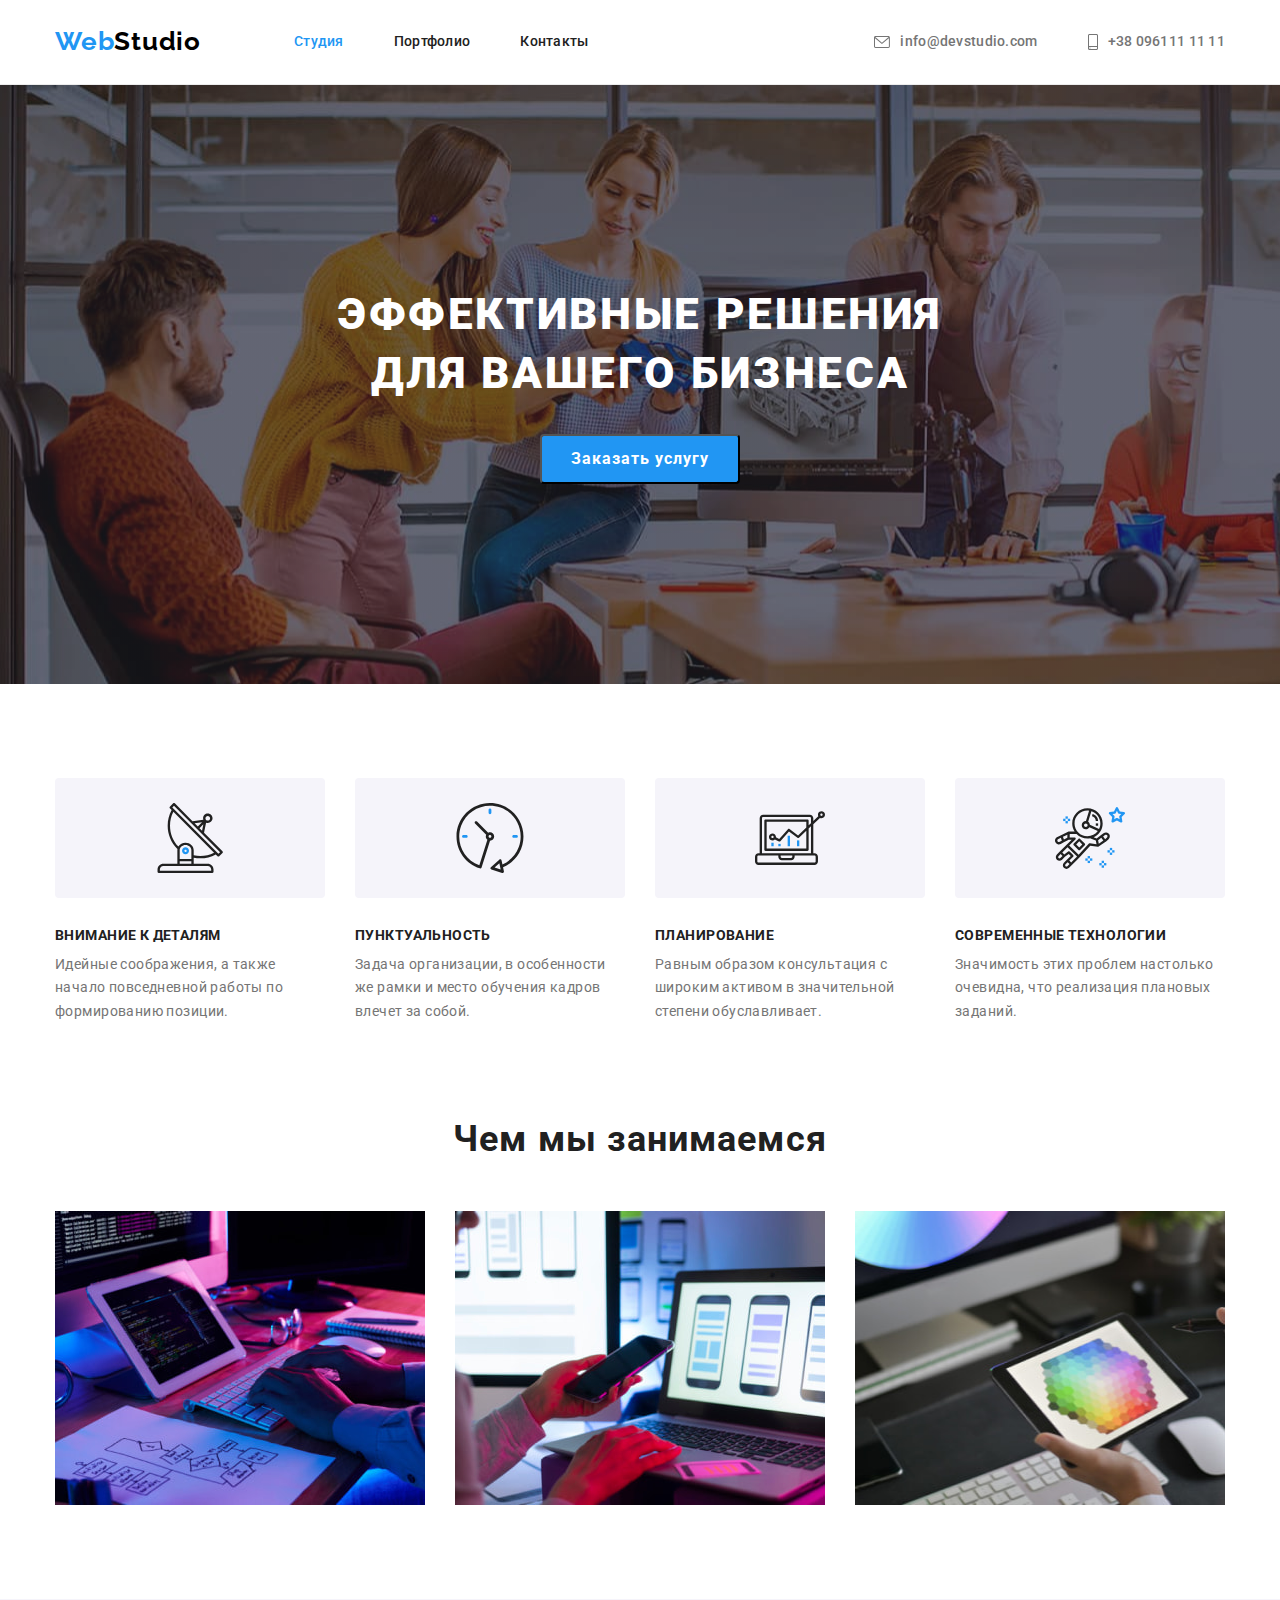
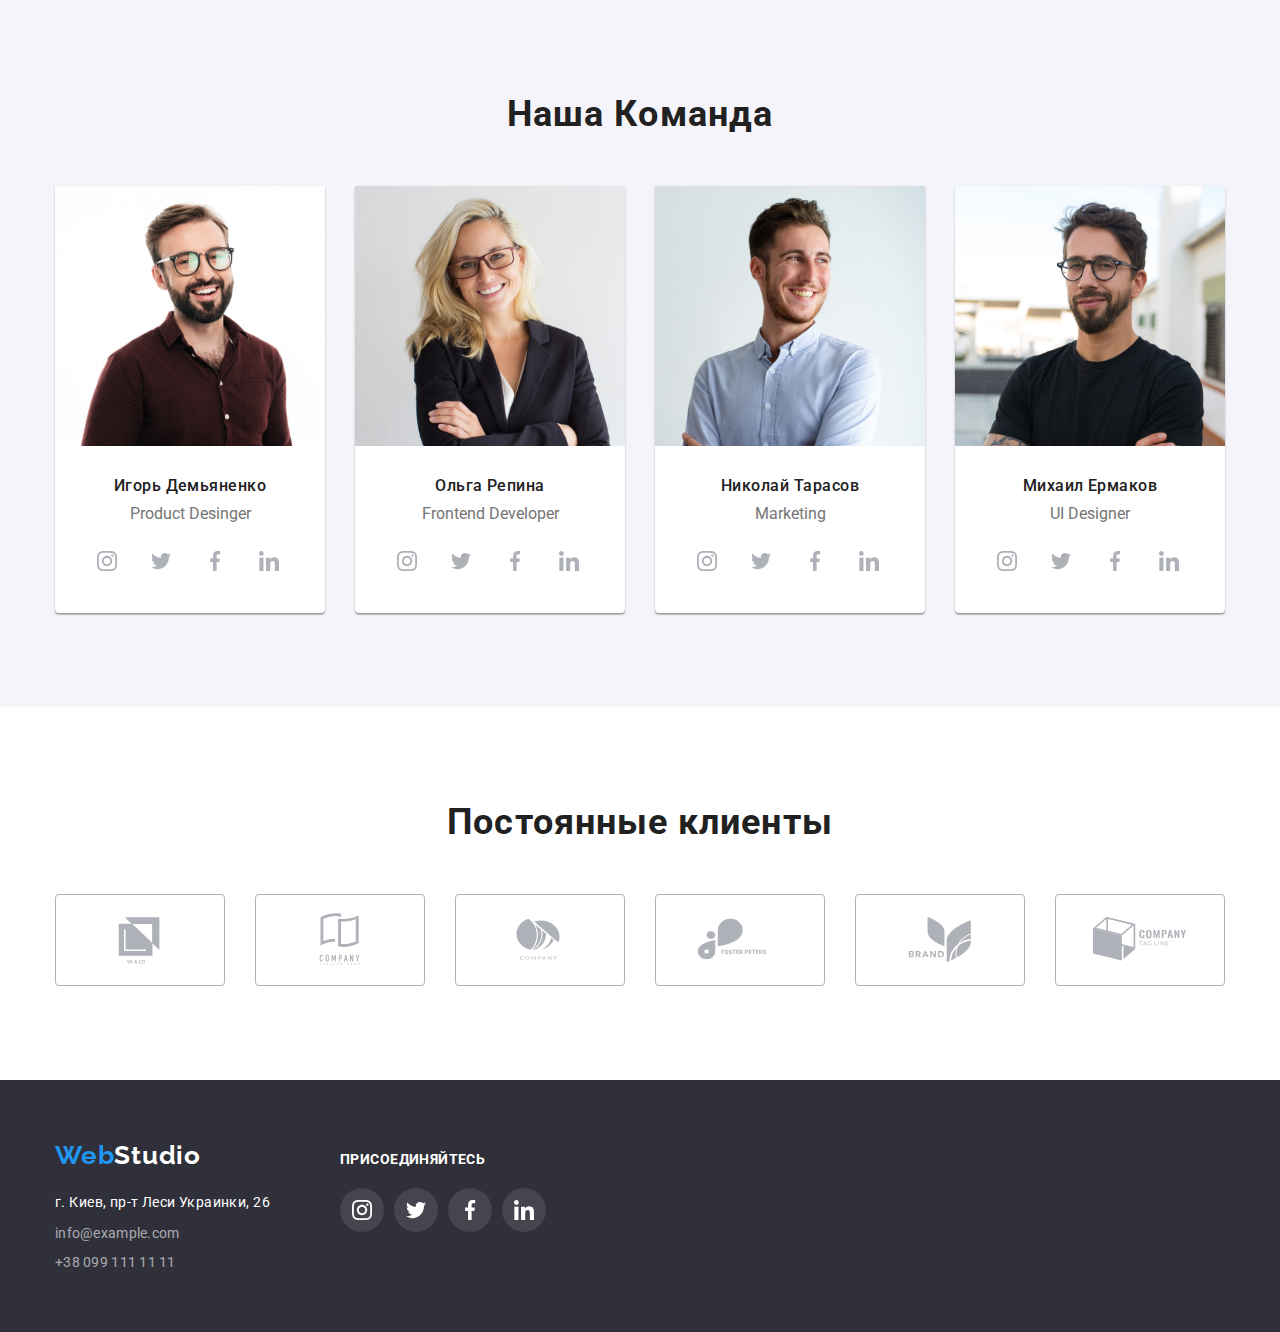
<file: index.html>
<!DOCTYPE html>
<html lang="en">
  <head>
    <meta charset="UTF-8" />
    <meta http-equiv="X-UA-Compatible" content="IE=edge" />
    <meta name="viewport" content="width=device-width, initial-scale=1.0" />
    <title>Студия</title>

    <!-- Стили шрифта -->
    <link
      rel="stylesheet"
      href="https://cdnjs.cloudflare.com/ajax/libs/modern-normalize/1.1.0/modern-normalize.min.css"
    />
    <link rel="preconnect" href="https://fonts.googleapis.com" />
    <link rel="preconnect" href="https://fonts.gstatic.com" crossorigin />
    <link
      href="https://fonts.googleapis.com/css2?family=Raleway:wght@700&family=Roboto:wght@400;500;700;900&display=swap"
      rel="stylesheet"
    />
    <link rel="stylesheet" href="./css/styles.css" />
    <!-- Стили шрифта -->
  </head>
  <body>
    <header class="header">
      <div class="header-box container">
        <a class="website" href="./index.html"
          >Web<span class="web1">Studio</span></a
        >
        <nav class="site-nav">
          <ul class="header-list">
            <li class="header-item">
              <a class="link current" href="./index.html">Студия</a>
            </li>
            <li class="header-item">
              <a class="link" href="./portfolio.html">Портфолио</a>
            </li>
            <li class="header-item">
              <a class="link" href="Контакты">Контакты</a>
            </li>
          </ul>
        </nav>
        <ul class="header-wrapper">
          <li class="header-row">
            <a class="contact-info" href="mailto:info@devstudio.com">
              <svg class="contact-icon" width="16px" height="12px">
                <use href="./images/icons.svg#icon-envelope"></use></svg
              >info@devstudio.com</a
            >
          </li>
          <li class="corection">
            <a class="contact-info" href="tel:+380961111111">
              <svg class="contact-icon" width="10px" height="16px">
                <use href="./images/icons.svg#icon-smartphone"></use>
              </svg>
              +38 096111 11 11</a
            >
          </li>
        </ul>
      </div>
    </header>
    <main>
      <section class="title main-image">
        <h1 class="caption">Эффективные решения для вашего бизнеса</h1>
        <button type="button" class="btn">Заказать услугу</button>
      </section>

      <section class="main">
        <div class="container">
          <ul class="main-text">
            <li class="main-content">
              <div class="main-background">
                <svg class="main-pictures">
                  <use href="./images/icons.svg#icon-group"></use>
                </svg>
              </div>
              <h3 class="item">Внимание к деталям</h3>
              <p class="all-txt">
                Идейные соображения, а также начало повседневной работы по
                формированию позиции.
              </p>
            </li>
            <li class="main-content">
              <a class="main-background">
                <svg class="main-pictures">
                  <use href="./images/icons.svg#icon-clock"></use>
                </svg>
              </a>
              <h3 class="item">Пунктуальность</h3>
              <p class="all-txt">
                Задача организации, в особенности же рамки и место обучения
                кадров влечет за собой.
              </p>
            </li>
            <li class="main-content">
              <a class="main-background">
                <svg class="main-pictures">
                  <use href="./images/icons.svg#icon-diagram-1"></use>
                </svg>
              </a>
              <h3 class="item">Планирование</h3>
              <p class="all-txt">
                Равным образом консультация с широким активом в значительной
                степени обуславливает.
              </p>
            </li>
            <li class="main-content">
              <a class="main-background">
                <svg class="main-pictures">
                  <use href="./images/icons.svg#icon-astronaut-1"></use>
                </svg>
              </a>
              <h3 class="item">Современные технологии</h3>
              <p class="all-txt">
                Значимость этих проблем настолько очевидна, что реализация
                плановых заданий.
              </p>
            </li>
          </ul>
        </div>
      </section>
      <section class="section1">
        <div class="container">
          <h2 class="desc">Чем мы занимаемся</h2>
          <ul class="icon">
            <li class="page-skill">
              <img
                class="images"
                src="./images/box1.jpg "
                width="370"
                height="294"
                alt="Пример1"
              />
            </li>
            <li class="page-skill">
              <img
                src="./images/box2.jpg"
                width="370"
                height="294"
                alt="пример2"
              />
            </li>
            <li class="page-skill">
              <img
                src="./images/box3.jpg"
                width="370"
                height="294"
                alt="пример3"
              />
            </li>
          </ul>
        </div>
      </section>
      <section class="section soft-info">
        <div class="container">
          <h2 class="desc">Наша Команда</h2>
          <ul class="ul-fon">
            <li class="soft-skill">
              <img
                src="./images/img1.jpg"
                width="270"
                height="260"
                alt="Портфолио1"
              />
              <div class="foto-description">
                <h3 class="name">Игорь Демьяненко</h3>
                <p class="jobs">Product Desinger</p>
                <ul class="link-soc">
                  <li class="link-size">
                    <a class="link-icons">
                      <svg class="link-social">
                        <use href="./images/icons.svg#icon-instagram"></use>
                      </svg>
                    </a>
                  </li>
                  <li class="link-size">
                    <a class="link-icons">
                      <svg class="link-social">
                        <use href="./images/icons.svg#icon-twitter"></use>
                      </svg>
                    </a>
                  </li>
                  <li class="link-size">
                    <a class="link-icons">
                      <svg class="link-social">
                        <use href="./images/icons.svg#icon-facebook"></use>
                      </svg>
                    </a>
                  </li>
                  <li class="link-size">
                    <a class="link-icons">
                      <svg class="link-social">
                        <use href="./images/icons.svg#icon-linkedin"></use>
                      </svg>
                    </a>
                  </li>
                </ul>
              </div>
            </li>
            <li class="soft-skill">
              <img
                src="./images/img.jpg"
                width="270"
                height="260"
                alt="портфолио2"
              />
              <div class="foto-description">
                <h3 class="name">Ольга Репина</h3>
                <p class="jobs">Frontend Developer</p>
                <ul class="link-soc">
                  <li class="link-size">
                    <a class="link-icons">
                      <svg class="link-social">
                        <use href="./images/icons.svg#icon-instagram"></use>
                      </svg>
                    </a>
                  </li>
                  <li class="link-size">
                    <a class="link-icons">
                      <svg class="link-social">
                        <use href="./images/icons.svg#icon-twitter"></use>
                      </svg>
                    </a>
                  </li>
                  <li class="link-size">
                    <a class="link-icons">
                      <svg class="link-social">
                        <use href="./images/icons.svg#icon-facebook"></use>
                      </svg>
                    </a>
                  </li>
                  <li class="link-size">
                    <a class="link-icons">
                      <svg class="link-social">
                        <use href="./images/icons.svg#icon-linkedin"></use>
                      </svg>
                    </a>
                  </li>
                </ul>
              </div>
            </li>
            <li class="soft-skill">
              <img
                src="./images/img2.jpg"
                width="270"
                height="260"
                alt="Портфолио3"
              />
              <div class="foto-description">
                <h3 class="name">Николай Тарасов</h3>
                <p class="jobs">Marketing</p>
                <ul class="link-soc">
                  <li class="link-size">
                    <a class="link-icons">
                      <svg class="link-social">
                        <use href="./images/icons.svg#icon-instagram"></use>
                      </svg>
                    </a>
                  </li>
                  <li class="link-size">
                    <a class="link-icons">
                      <svg class="link-social">
                        <use href="./images/icons.svg#icon-twitter"></use>
                      </svg>
                    </a>
                  </li>
                  <li class="link-size">
                    <a class="link-icons">
                      <svg class="link-social">
                        <use href="./images/icons.svg#icon-facebook"></use>
                      </svg>
                    </a>
                  </li>
                  <li class="link-size">
                    <a class="link-icons">
                      <svg class="link-social">
                        <use href="./images/icons.svg#icon-linkedin"></use>
                      </svg>
                    </a>
                  </li>
                </ul>
              </div>
            </li>
            <li class="soft-skill">
              <img
                src="./images/img3.jpg"
                width="270"
                height="260"
                alt="портфолио4"
              />
              <div class="foto-description">
                <h3 class="name">Михаил Ермакoв</h3>
                <p class="jobs">UI Designer</p>
                <ul class="link-soc">
                  <li class="link-size">
                    <a class="link-icons">
                      <svg class="link-social">
                        <use href="./images/icons.svg#icon-instagram"></use>
                      </svg>
                    </a>
                  </li>
                  <li class="link-size">
                    <a class="link-icons">
                      <svg class="link-social">
                        <use href="./images/icons.svg#icon-twitter"></use>
                      </svg>
                    </a>
                  </li>
                  <li class="link-size">
                    <a class="link-icons">
                      <svg class="link-social">
                        <use href="./images/icons.svg#icon-facebook"></use>
                      </svg>
                    </a>
                  </li>
                  <li class="link-size">
                    <a class="link-icons">
                      <svg class="link-social">
                        <use href="./images/icons.svg#icon-linkedin"></use>
                      </svg>
                    </a>
                  </li>
                </ul>
              </div>
            </li>
          </ul>
        </div>
      </section>
      <section class="cliens">
        <div class="container">
          <h2 class="desc">Постоянные клиенты</h2>
          <ul class="company">
            <li class="company-size">
              <a class="company-format">
                <svg class="compamy-setting">
                  <use href="./images/icons.svg#icon-company1"></use></svg
              ></a>
            </li>
            <li class="company-size">
              <a class="company-format"
                ><svg class="compamy-setting">
                  <use href="./images/icons.svg#icon-company2"></use>
                </svg>
              </a>
            </li>
            <li class="company-size">
              <a class="company-format"
                ><svg class="compamy-setting">
                  <use href="./images/icons.svg#icon-company3"></use></svg
              ></a>
            </li>
            <li class="company-size">
              <a class="company-format"
                ><svg class="compamy-setting">
                  <use href="./images/icons.svg#icon-company4"></use></svg
              ></a>
            </li>
            <li class="company-size">
              <a class="company-format"
                ><svg class="compamy-setting">
                  <use href="./images/icons.svg#icon-company5"></use></svg
              ></a>
            </li>
            <li class="company-size">
              <a class="company-format">
                <svg class="compamy-setting">
                  <use href="./images/icons.svg#icon-company6"></use></svg
              ></a>
            </li>
          </ul>
        </div>
      </section>
    </main>
    <footer class="background">
      <div class="footer-container">
        <div class="footer">
          <a class="website" href="./index.html"
            >Web<span class="web">Studio</span></a
          >

          <address class="adress">
            <p class="location">г. Киев, пр-т Леси Украинки, 26</p>
            <ul class="adress-item">
              <li class="adress-txt">
                <a class="contact-down-info" href="mailto:info@example.com">
                  info@example.com</a
                >
              </li>
              <li class="adress-txt">
                <a class="contact-down-info" href="tel:+380991111111">
                  +38 099 111 11 11</a
                >
              </li>
            </ul>
          </address>
        </div>
        <div class="footer-join">
          <h2 class="join">Присоединяйтесь</h2>
          <ul class="footer-links">
            <li class="footer-box">
              <a class="footer-join-link">
                <svg class="link-join-logo">
                  <use href="./images/icons.svg#icon-instagram"></use></svg
              ></a>
            </li>
            <li class="footer-box">
              <a class="footer-join-link">
                <svg class="link-join-logo">
                  <use href="./images/icons.svg#icon-twitter"></use></svg
              ></a>
            </li>
            <li class="footer-box">
              <a class="footer-join-link">
                <svg class="link-join-logo">
                  <use href="./images/icons.svg#icon-facebook"></use></svg
              ></a>
            </li>
            <li class="footer-box">
              <a class="footer-join-link">
                <svg class="link-join-logo">
                  <use href="./images/icons.svg#icon-linkedin"></use></svg
              ></a>
            </li>
          </ul>
        </div>
      </div>
    </footer>
  </body>
  <!--  -->
</html>
</file>
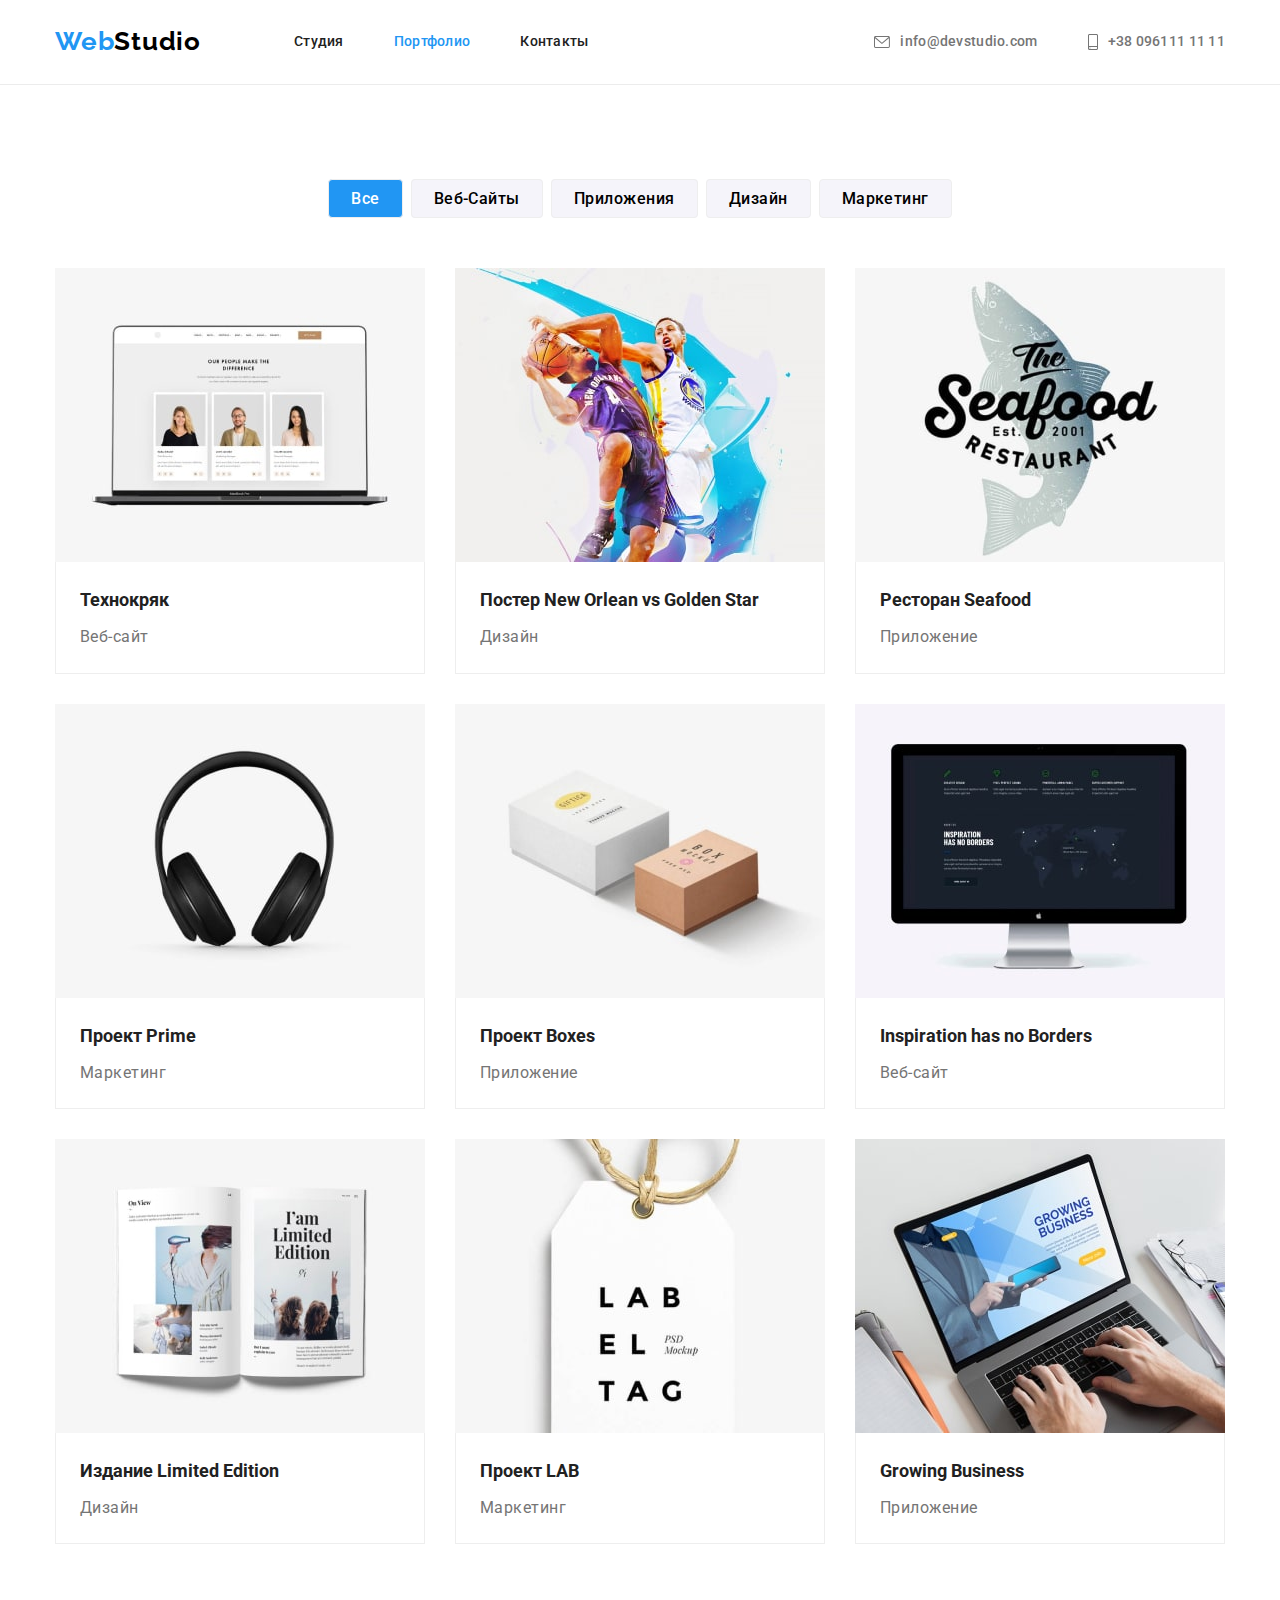
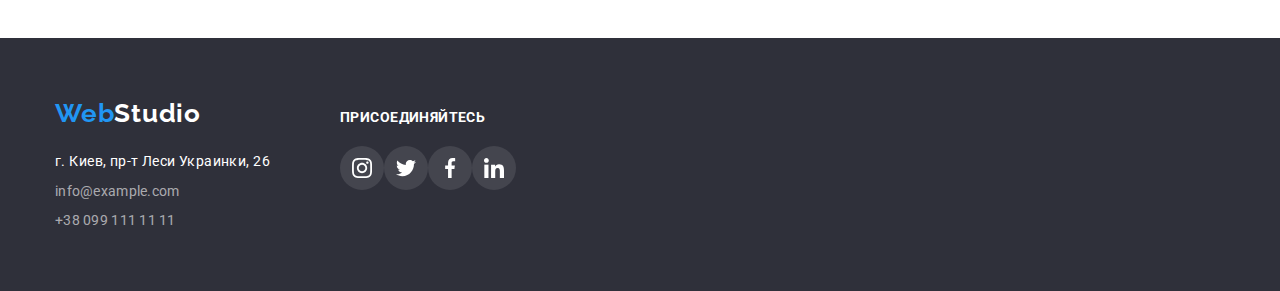
<file: portfolio.html>
<!DOCTYPE html>
<html lang="en">
  <head>
    <meta charset="UTF-8" />
    <meta http-equiv="X-UA-Compatible" content="IE=edge" />
    <meta name="viewport" content="width=device-width, initial-scale=1.0" />
    <title>Портфолио</title>

    <!-- Стиль Шрифта -->
    <link
      rel="stylesheet"
      href="https://cdnjs.cloudflare.com/ajax/libs/modern-normalize/1.1.0/modern-normalize.min.css"
    />
    <link rel="preconnect" href="https://fonts.googleapis.com" />
    <link rel="preconnect" href="https://fonts.gstatic.com" crossorigin />
    <link
      href="https://fonts.googleapis.com/css2?family=Raleway:wght@700&family=Roboto:wght@400;500;700;900&display=swap"
      rel="stylesheet"
    />
    <link rel="stylesheet" href="./css/styles.css" />
    <!-- Стиль шрифта -->
  </head>
  <body>
    <header class="header">
      <div class="header-box container">
        <a class="website" href="./index.html"
          >Web<span class="web1">Studio</span></a
        >
        <nav class="site-nav">
          <ul class="header-list">
            <li class="header-item">
              <a class="link" href="./index.html">Студия</a>
            </li>
            <li class="header-item">
              <a class="link current" href="./portfolio.html">Портфолио</a>
            </li>
            <li class="header-item">
              <a class="link" href="Контакты">Контакты</a>
            </li>
          </ul>
        </nav>
        <ul class="header-wrapper">
          <li class="header-row">
            <a class="contact-info" href="mailto:info@devstudio.com">
              <svg class="contact-icon" width="16px" height="12px">
                <use href="./images/icons.svg#icon-envelope"></use></svg
              >info@devstudio.com</a
            >
          </li>
          <li class="corection">
            <a class="contact-info" href="tel:+380961111111">
              <svg class="contact-icon" width="10px" height="16px">
                <use href="./images/icons.svg#icon-smartphone"></use>
              </svg>
              +38 096111 11 11</a
            >
          </li>
        </ul>
      </div>
    </header>
    <main class="main-foto">
      <section class="main-container">
        <div class="container">
          <ul class="portfolio-button">
            <li class="prtf-marg">
              <button type="button" class="services-txt current">Все</button>
            </li>

            <li class="prtf-marg">
              <button type="button" class="services-txt">Веб-Сайты</button>
            </li>
            <li class="prtf-marg">
              <button type="button" class="services-txt">Приложения</button>
            </li>
            <li class="prtf-marg">
              <button type="button" class="services-txt">Дизайн</button>
            </li>
            <li>
              <button type="button" class="services-txt">Маркетинг</button>
            </li>
          </ul>

          <ul class="txt-info">
            <li class="porfolion-item">
              <a class="portfolion-cart" href=""
                ><img
                  src="./imagesporfolio/img.jpg"
                  width="370"
                  height="294"
                  alt="технокряк"
                />
                <div class="item-description">
                  <h2 class="info info-txt">Технокряк</h2>
                  <p class="txt-sentence info-txt">Веб-сайт</p>
                </div></a
              >
            </li>

            <li class="porfolion-item">
              <a class="portfolion-cart" href=""
                ><img
                  src="./imagesporfolio/basket.jpg"
                  width="370"
                  height="294"
                  alt="Постер"
                />
                <div class="item-description">
                  <h2 class="info info-txt">
                    Постер New Orlean vs Golden Star
                  </h2>
                  <p class="txt-sentence info-txt">Дизайн</p>
                </div></a
              >
            </li>

            <li class="porfolion-item">
              <a class="portfolion-cart" href=""
                ><img
                  src="./imagesporfolio/seafood.jpg"
                  width="370"
                  height="294"
                  alt="Ресторан Seafood"
                />
                <div class="item-description">
                  <h2 class="info info-txt">Ресторан Seafood</h2>
                  <p class="txt-sentence info-txt">Приложение</p>
                </div></a
              >
            </li>

            <li class="porfolion-item">
              <a class="portfolion-cart" href=""
                ><img
                  src="./imagesporfolio/headphones.jpg"
                  alt="Проект Prime"
                  width="370"
                  height="294"
                />
                <div class="item-description">
                  <h2 class="info info-txt">Проект Prime</h2>
                  <p class="txt-sentence info-txt">Маркетинг</p>
                </div></a
              >
            </li>

            <li class="porfolion-item">
              <a class="portfolion-cart" href=""
                ><img
                  src="./imagesporfolio/img4.jpg"
                  width="370"
                  height="294"
                  alt="Проект Boxes"
                />
                <div class="item-description">
                  <h2 class="info info-txt">Проект Boxes</h2>
                  <p class="txt-sentence info-txt">Приложение</p>
                </div></a
              >
            </li>

            <li class="porfolion-item">
              <a class="portfolion-cart" href="">
                <img
                  src="./imagesporfolio/pk.jpg"
                  width="370"
                  height="294"
                  alt="Inspiration has no Borders"
                />
                <div class="item-description">
                  <h2 class="info info-txt">Inspiration has no Borders</h2>
                  <p class="txt-sentence info-txt">Веб-сайт</p>
                </div></a
              >
            </li>

            <li class="porfolion-item">
              <a class="portfolion-cart" href=""
                ><img
                  src="./imagesporfolio/img6.jpg"
                  width="370"
                  height="294"
                  alt="Издание Limited Edition"
                />
                <div class="item-description">
                  <h2 class="info info-txt">Издание Limited Edition</h2>
                  <p class="txt-sentence info-txt">Дизайн</p>
                </div></a
              >
            </li>

            <li class="porfolion-item">
              <a class="portfolion-cart" href=""
                ><img
                  src="./imagesporfolio/img7.jpg"
                  width="370"
                  height="294"
                  alt="Проект LAB"
                />
                <div class="item-description">
                  <h2 class="info info-txt">Проект LAB</h2>
                  <p class="txt-sentence info-txt">Маркетинг</p>
                </div></a
              >
            </li>

            <li class="porfolion-item">
              <a class="portfolion-cart" href="">
                <img
                  src="./imagesporfolio/pk2.jpg"
                  width="370"
                  height="294"
                  alt="Growing Business"
                />
                <div class="item-description">
                  <h2 class="info info-txt">Growing Business</h2>
                  <p class="txt-sentence info-txt">Приложение</p>
                </div></a
              >
            </li>
          </ul>
        </div>
      </section>
    </main>
    <footer class="background">
      <div class="footer-container">
        <div class="footer">
          <a class="website" href="./index.html"
            >Web<span class="web">Studio</span></a
          >

          <address class="adress">
            <p class="location">г. Киев, пр-т Леси Украинки, 26</p>
            <ul class="adress-item">
              <li class="adress-txt">
                <a class="contact-down-info" href="mailto:info@example.com">
                  info@example.com</a
                >
              </li>
              <li class="adress-txt">
                <a class="contact-down-info" href="tel:+380991111111">
                  +38 099 111 11 11</a
                >
              </li>
            </ul>
          </address>
        </div>
        <div class="footer-join">
          <h2 class="join">Присоединяйтесь</h2>
          <ul class="footer-links">
            <li>
              <a class="footer-join-link">
                <svg class="link-join-logo">
                  <use href="./images/icons.svg#icon-instagram"></use></svg
              ></a>
            </li>
            <li>
              <a class="footer-join-link">
                <svg class="link-join-logo">
                  <use href="./images/icons.svg#icon-twitter"></use></svg
              ></a>
            </li>
            <li>
              <a class="footer-join-link">
                <svg class="link-join-logo">
                  <use href="./images/icons.svg#icon-facebook"></use></svg
              ></a>
            </li>
            <li>
              <a href="" class="footer-join-link">
                <svg class="link-join-logo">
                  <use href="./images/icons.svg#icon-linkedin"></use></svg
              ></a>
            </li>
          </ul>
        </div>
      </div>
    </footer>
  </body>
  <!--  -->
</html>
</file>
<file: css/styles.css>
/* font-family: 'Raleway', sans-serif;
font-family: 'Roboto', sans-serif;
/* #212121 
   #757575   */
:root {
  --font-style: 'Roboto', sans-serif;
  --second-style: 'Raleway', sans-serif;
  --second-font-weight: 700;
  --font-weight: 400;
  --main-color: #757575;
  --second-color: #212121;
  --color-blue: #2196f3;
  --color-white: #ffffff;
  --shadow-item: 0px 1px 1px rgba(0, 0, 0, 0.12),
    0px 4px 4px rgba(0, 0, 0, 0.06), 1px 4px 6px rgba(0, 0, 0, 0.16);
}
body {
  font-family: var(--font-style);
  font-weight: var(--font-weight);
  color: var(--main-color);
}
h1,
h2,
h3,
h4,
p,
ul,
body {
  margin: 0px;
  padding: 0px;
}
img {
  display: block;
}
ul {
  list-style-type: none;
}
a {
  text-decoration: none;
}
.main-image {
  background-image: linear-gradient(
      to right,
      rgba(47, 48, 58, 0.4),
      rgba(47, 48, 58, 0.4)
    ),
    url(../images/background.jpg);
  background-color: var(--main-color);
}
.title {
  max-width: 1600px;
  padding-top: 200px;
  padding-bottom: 200px;
  margin-left: auto;
  margin-right: auto;
}

.caption {
  font-weight: 900;
  font-size: 44px;
  line-height: 1.36;
  text-align: center;
  letter-spacing: 0.06em;
  text-transform: uppercase;
  color: var(--color-white);

  max-width: 696px;

  margin: auto;
}
.all-txt {
  font-weight: var(--font-weight);
  font-size: 14px;
  line-height: 1.7;
  /* or 171% */

  letter-spacing: 0.03em;

  color: var(--main-color);
}
.item {
  text-transform: uppercase;
  font-weight: var(--second-font-weight);
  font-size: 14px;
  line-height: 1.1;
  letter-spacing: 0.03em;
  margin-bottom: 9px;
  color: var(--second-color);
}
.desc {
  font-weight: var(--second-font-weight);
  font-size: 36px;
  line-height: 1.2;
  text-align: center;
  letter-spacing: 0.03em;

  margin-bottom: 50px;
  color: var(--second-color);
}
.ul-fon {
  background: #f5f4fa;
  display: flex;
}
.soft-info {
  background: #f5f4fa;
  padding-top: 94px;
  padding-bottom: 94px;
}

.name {
  font-weight: 500;
  font-size: 16px;
  line-height: 1.2;
  text-align: center;
  letter-spacing: 0.03em;
  margin-bottom: 9px;
  color: var(--second-color);
}
.jobs {
  text-align: center;
}
.btn {
  font-weight: 700;
  font-size: 16px;
  line-height: 1.6;
  text-align: center;
  display: block;

  letter-spacing: 0.06em;
  background: var(--color-blue);
  color: var(--color-white);
  border-radius: 4px;
  margin-left: auto;
  margin-right: auto;
  margin-top: 30px;
  width: 200px;
  height: 50px;
}
.btn:hover {
  background: #1c84d8;
}
.btn:focus {
  background: #1c84d8;
}
.services {
  width: 1200px;
  padding-left: 15px;
  padding-right: 15px;
  margin-right: auto;
  margin-left: auto;
  box-sizing: border-box;
}
.services-txt:hover {
  background: var(--color-blue);
  color: var(--color-white);
  box-shadow: 0px 3px 1px rgba(0, 0, 0, 0.1), 0px 1px 2px rgba(0, 0, 0, 0.08),
    0px 2px 2px rgba(0, 0, 0, 0.12);
  border-color: var(--color-blue);
}
.services-txt:focus {
  color: var(--color-white);
  background: var(--color-blue);
  box-shadow: 0px 3px 1px rgba(0, 0, 0, 0.1), 0px 1px 2px rgba(0, 0, 0, 0.08),
    0px 2px 2px rgba(0, 0, 0, 0.12);
  border-color: var(--color-blue);
}
.services-txt {
  background-color: #f5f4fa;
  font-family: var(--font-style);
  font-weight: 500;
  font-size: 16px;
  line-height: 1.6;
  text-align: center;
  letter-spacing: 0.03em;
  border-radius: 4px;
  cursor: pointer;
  padding: 6px 22px;
  border: 1px solid #eeeeee;
}
.services-txt.current {
  background-color: var(--color-blue);
  color: var(--color-white);
}
.txt-info {
  background: #ffffff;

  box-sizing: border-box;
  display: flex;
  flex-wrap: wrap;

  margin-left: -30px;
  margin-top: -30px;
  flex-basis: calc(100% / 3 - 30px);
}

.info {
  font-weight: var(--second-font-weight);
  font-size: 18px;
  line-height: 2;
  margin-bottom: 4px;
  color: var(--second-color);
}

.txt-sentence {
  font-weight: var(--font-weight);
  font-size: 16px;
  line-height: 1.9;

  letter-spacing: 0.03em;

  color: var(--main-color);
}
a {
  text-decoration: none;
}
.link {
  text-decoration: none;
  font-weight: 500;
  font-size: 14px;
  line-height: 1.1;
  letter-spacing: 0.02em;

  color: var(--second-color);
  display: block;
  padding-top: 32px;
  padding-bottom: 32px;
}
.link:focus {
  color: red;
}
.link:hover {
  color: var(--color-blue);
}
link:active {
  background-color: #2196f3;
}
.link.current {
  color: var(--color-blue);
}
.contact-info {
  display: inline-flex;
  font-weight: 500;
  font-size: 14px;
  line-height: 1.4;
  letter-spacing: 0.02em;
  color: var(--main-color);
  align-items: center;
  padding-top: 32px;
  padding-bottom: 32px;
  align-items: center;
}
.corection {
  margin-left: 50px;
}

.contact-info:hover,
.contact-info:active {
  color: var(--color-blue);
}

.location {
  font-family: var(--font-style);
  font-weight: var(--font-weight);
  font-size: 14px;
  line-height: 1.7;
  letter-spacing: 0.03em;
  margin-bottom: 9px;
  color: var(--color-white);
}
.background {
  background: #2f303a;
  padding-top: 60px;
  padding-bottom: 60px;
}

.adress {
  font-style: normal;
  margin-top: 20px;
}
.adress-item {
  margin-bottom: 9px;
}
.adress-item:last-child {
  margin-bottom: 0px;
}
.adress-txt {
  margin-bottom: 9px;
}
.adress-txt:last-child {
  margin-bottom: 0px;
}
.website {
  font-family: var(--second-style);

  font-weight: 700;
  font-size: 26px;
  line-height: 1.2;

  letter-spacing: 0.03em;

  color: var(--color-blue);
}
.web {
  font-family: var(--second-style);
  text-decoration: none;
  font-weight: 700;
  font-size: 26px;
  line-height: 0.8;

  letter-spacing: 0.03em;

  color: var(--color-white);
}
.web1 {
  font-family: var(--second-style);
  text-decoration: none;
  font-weight: 700;
  font-size: 26px;
  line-height: 1.2;

  letter-spacing: 0.03em;

  color: #000000;
}
.contact-down-info {
  font-weight: 400;
  font-size: 14px;
  line-height: 1.4;
  letter-spacing: 0.02em;

  color: rgba(255, 255, 255, 0.6);
}
.contact-down-info:hover {
  color: var(--color-blue);
}
.contact-down-info:active {
  color: var(--color-blue);
}

/* End */
/* Визуализация */
.container {
  width: 1200px;
  padding-left: 15px;
  padding-right: 15px;
  margin-right: auto;
  margin-left: auto;
}
.header {
  border-bottom: 1px solid #ececec;
}

.header-container {
  padding-left: 15px;
  padding-right: 15px;
  margin-right: auto;
  margin-left: auto;
}
.header-box {
  align-items: center;

  display: flex;
}
.site-nav {
  margin-left: 93px;
}
.header-wrapper {
  display: flex;
  align-items: center;
  margin-left: auto;
}
.header-row {
  margin-left: auto;
}
.contact-icon {
  margin-right: 10px;
  cursor: pointer;
  fill: currentColor;
}

.header-list {
  display: flex;
  align-items: center;
}

.header-link {
  display: flex;
  align-items: center;
}
.header-item {
  margin-right: 50px;
}
.header-item:last-child {
  margin-right: 0px;
}
.main {
  padding-top: 94px;
  padding-bottom: 94px;
}
.main-text {
  display: flex;
}
.main-background {
  align-items: center;
  justify-content: center;
  width: 270px;
  height: 120px;
  display: flex;
  background: #f5f4fa;
  border-radius: 4px;
  margin-bottom: 30px;
}
.main-pictures {
  width: 70px;
  height: 70px;
}

.main-content {
  width: 270px;
  margin-right: 30px;
}
.main-content:last-child {
  margin-right: 0px;
}

.icon {
  display: flex;
}

.soft-skill:not(:last-child) {
  margin-right: 30px;
}
.soft-skill {
  background: #ffffff;

  box-shadow: 0px 1px 3px rgba(0, 0, 0, 0.12), 0px 1px 1px rgba(0, 0, 0, 0.14),
    0px 2px 1px rgba(0, 0, 0, 0.2);
  border-radius: 0px 0px 4px 4px;
}
.page-skill {
  flex-basis: calc(100% / 3 - 30px);
}
.page-skill:not(:first-child) {
  margin-left: 30px;
}

.footer-join {
  margin-left: 70px;
}
.footer-links {
  display: flex;
  margin-top: 20px;
}
.link-join-logo {
  width: 20px;
  height: 20px;
  display: block;
  fill: var(--color-white);
}
.footer-join-link {
  display: flex;
  justify-content: center;
  align-items: center;
  width: 44px;
  height: 44px;
  background: rgba(255, 255, 255, 0.1);
  border-radius: 50%;
  cursor: pointer;
}
.footer-box {
  margin-right: 10px;
}
.footer-box:nth-child(4) {
  margin-right: 0px;
}
.footer-join-link:hover {
  background-color: var(--color-blue);
}
.footer-join-link:active {
  background-color: var(--color-blue);
}
.join {
  font-family: var(--font-style);

  font-weight: var(--second-font-weight);
  font-size: 14px;
  line-height: 1.1;
  letter-spacing: 0.03em;
  text-transform: uppercase;

  color: var(--color-white);
}
.footer-container {
  width: 1200px;
  padding-left: 15px;
  padding-right: 15px;
  margin-right: auto;
  margin-left: auto;
  display: flex;
  align-items: baseline;
}
/* Стилизация портфолио */

.portfolio-button {
  display: flex;
  justify-content: center;

  margin-bottom: 50px;
}

.main-container {
  padding-top: 94px;
  padding-bottom: 94px;
}
.prtf-marg {
  background: #f5f4fa;
  border-radius: 4px;
  margin-right: 8px;
  cursor: pointer;
}

.prtf-marg:not(:last-child) {
  margin-right: 8px;
}
.porfolion-item {
  margin-left: 30px;
  margin-top: 30px;
  flex-basis: calc((100% - 90px) / 3);
}
.portfolion-cart {
  display: block;
}
.portfolion-cart:hover,
.portfolion-cart:focus {
  box-shadow: 0px 1px 1px rgba(0, 0, 0, 0.12), 0px 4px 4px rgba(0, 0, 0, 0.06),
    1px 4px 6px rgba(0, 0, 0, 0.16);
}

.link-social {
  width: 20px;
  height: 20px;

  cursor: pointer;
}

.link-soc {
  display: flex;

  margin-top: 16px;
  width: 206px;
  height: 44px;
}
.link-icons {
  display: flex;
  align-items: center;
  justify-content: center;
  width: 44px;
  height: 44px;
  border-radius: 50%;

  fill: #afb1b8;
}
.link-icons:focus,
.link-icons:hover {
  background-color: var(--color-blue);
  fill: var(--color-white);
}

.link-size {
  width: 44px;
  height: 44px;
  margin-right: 10px;
  border-radius: 50% 50%;
  cursor: pointer;
}
.link-size:last-child {
  margin-right: 0;
}
.item-description {
  border-left: 1px solid #eeeeee;
  border-bottom: 1px solid #eeeeee;
  border-right: 1px solid #eeeeee;
  padding-top: 20px;
  padding-right: 24px;
  padding-bottom: 20px;
  padding-left: 24px;
}

.foto-description {
  padding: 30px;

  border-radius: 0px 0px 4px 4px;
}
.section1 {
  padding-bottom: 94px;
}
.cliens {
  padding-top: 94px;

  padding-bottom: 94px;
}
.company {
  display: flex;
}
.company-size {
  width: 170px;
  height: 92px;
  margin-right: 30px;
  border: 1px solid #afb1b8;
  box-sizing: border-box;
  border-radius: 4px;
  fill: #afb1b8;
  cursor: pointer;
  display: flex;
  justify-content: center;
  align-items: center;
}
.company-size:last-child {
  margin-right: 0px;
}

.compamy-setting {
  width: 106px;
  height: 60px;
  color: currentColor;
}

.company-format {
  display: flex;
  width: 100%;
  height: 100%;

  justify-content: center;
  align-items: center;

  color: currentColor;
  cursor: pointer;
}

.company-size:focus {
  fill: var(--color-blue);
  border-color: var(--color-blue);
}
.company-format:focus {
  fill: var(--color-blue);
  border-color: var(--color-blue);
}
.company-format:hover {
  fill: var(--color-blue);
  border-color: var(--color-blue);
}
.company-size:hover {
  fill: var(--color-blue);
  border-color: var(--color-blue);
}
</file>
